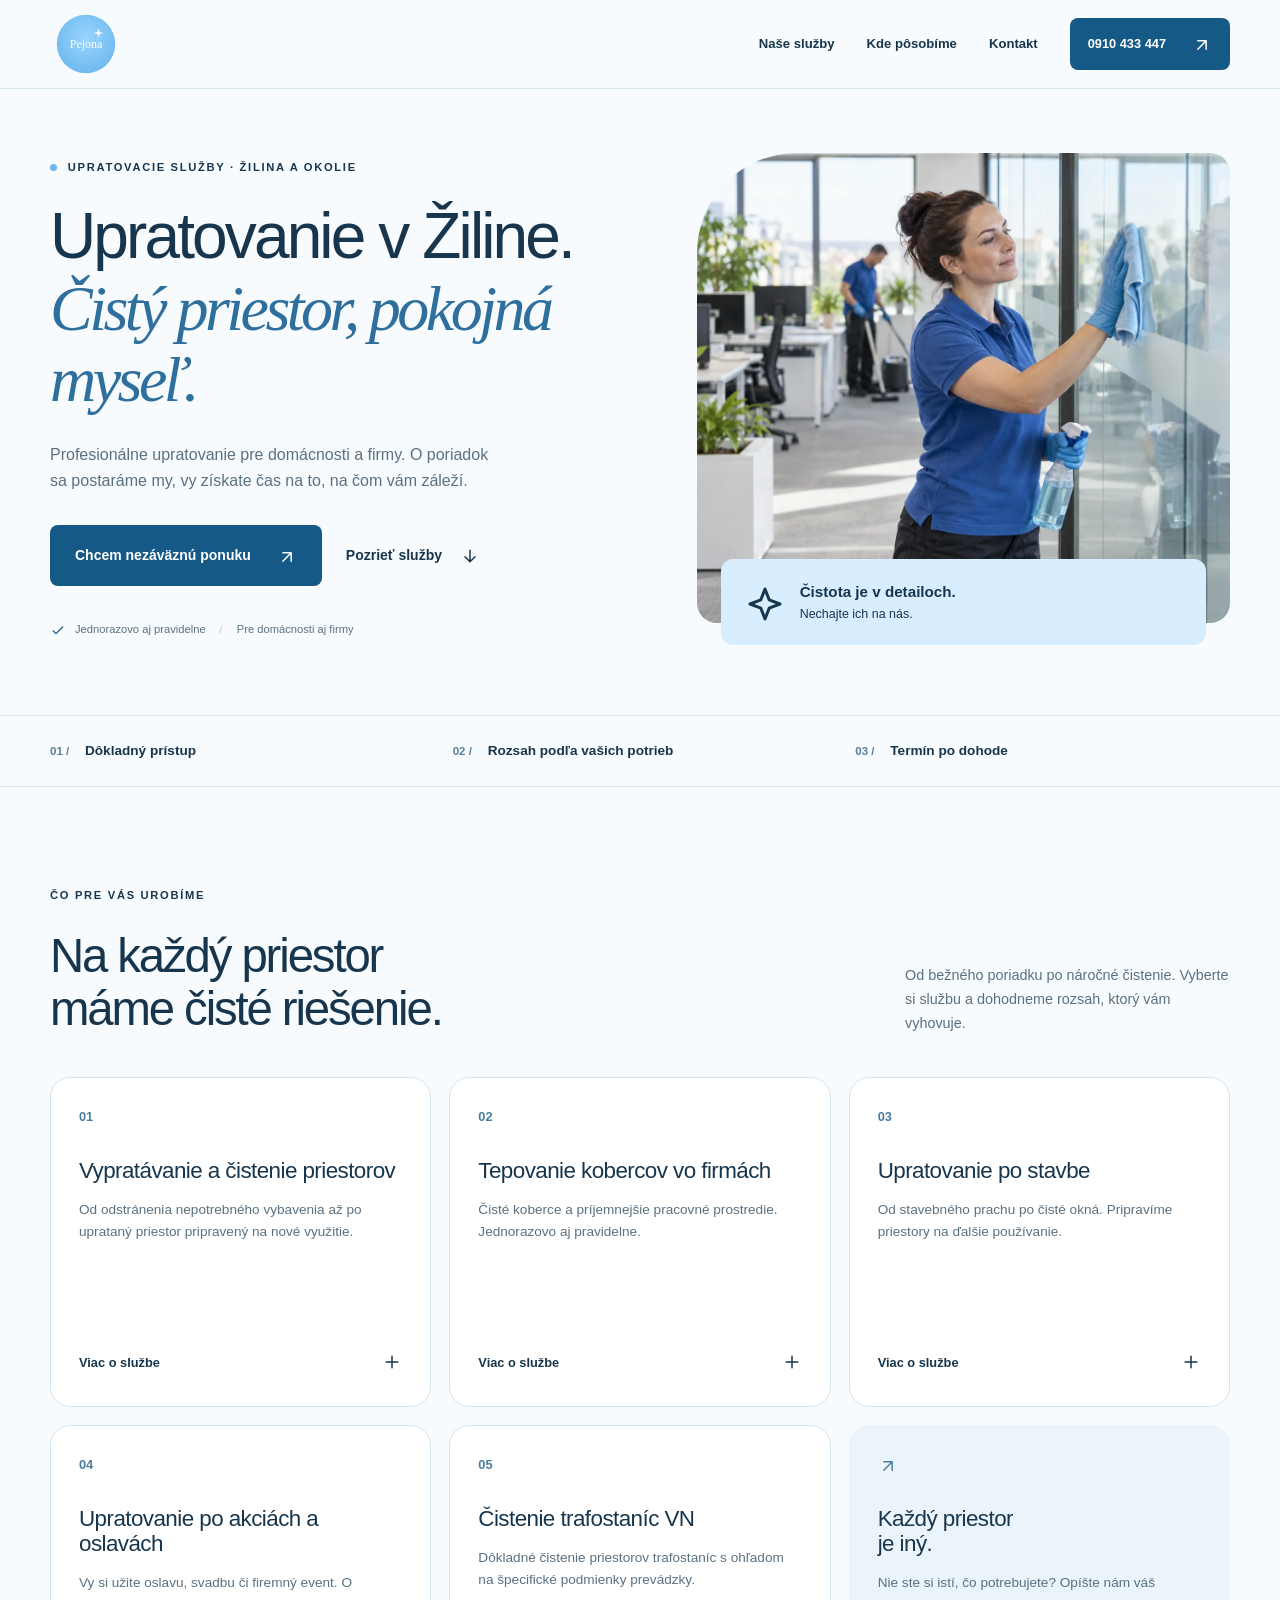
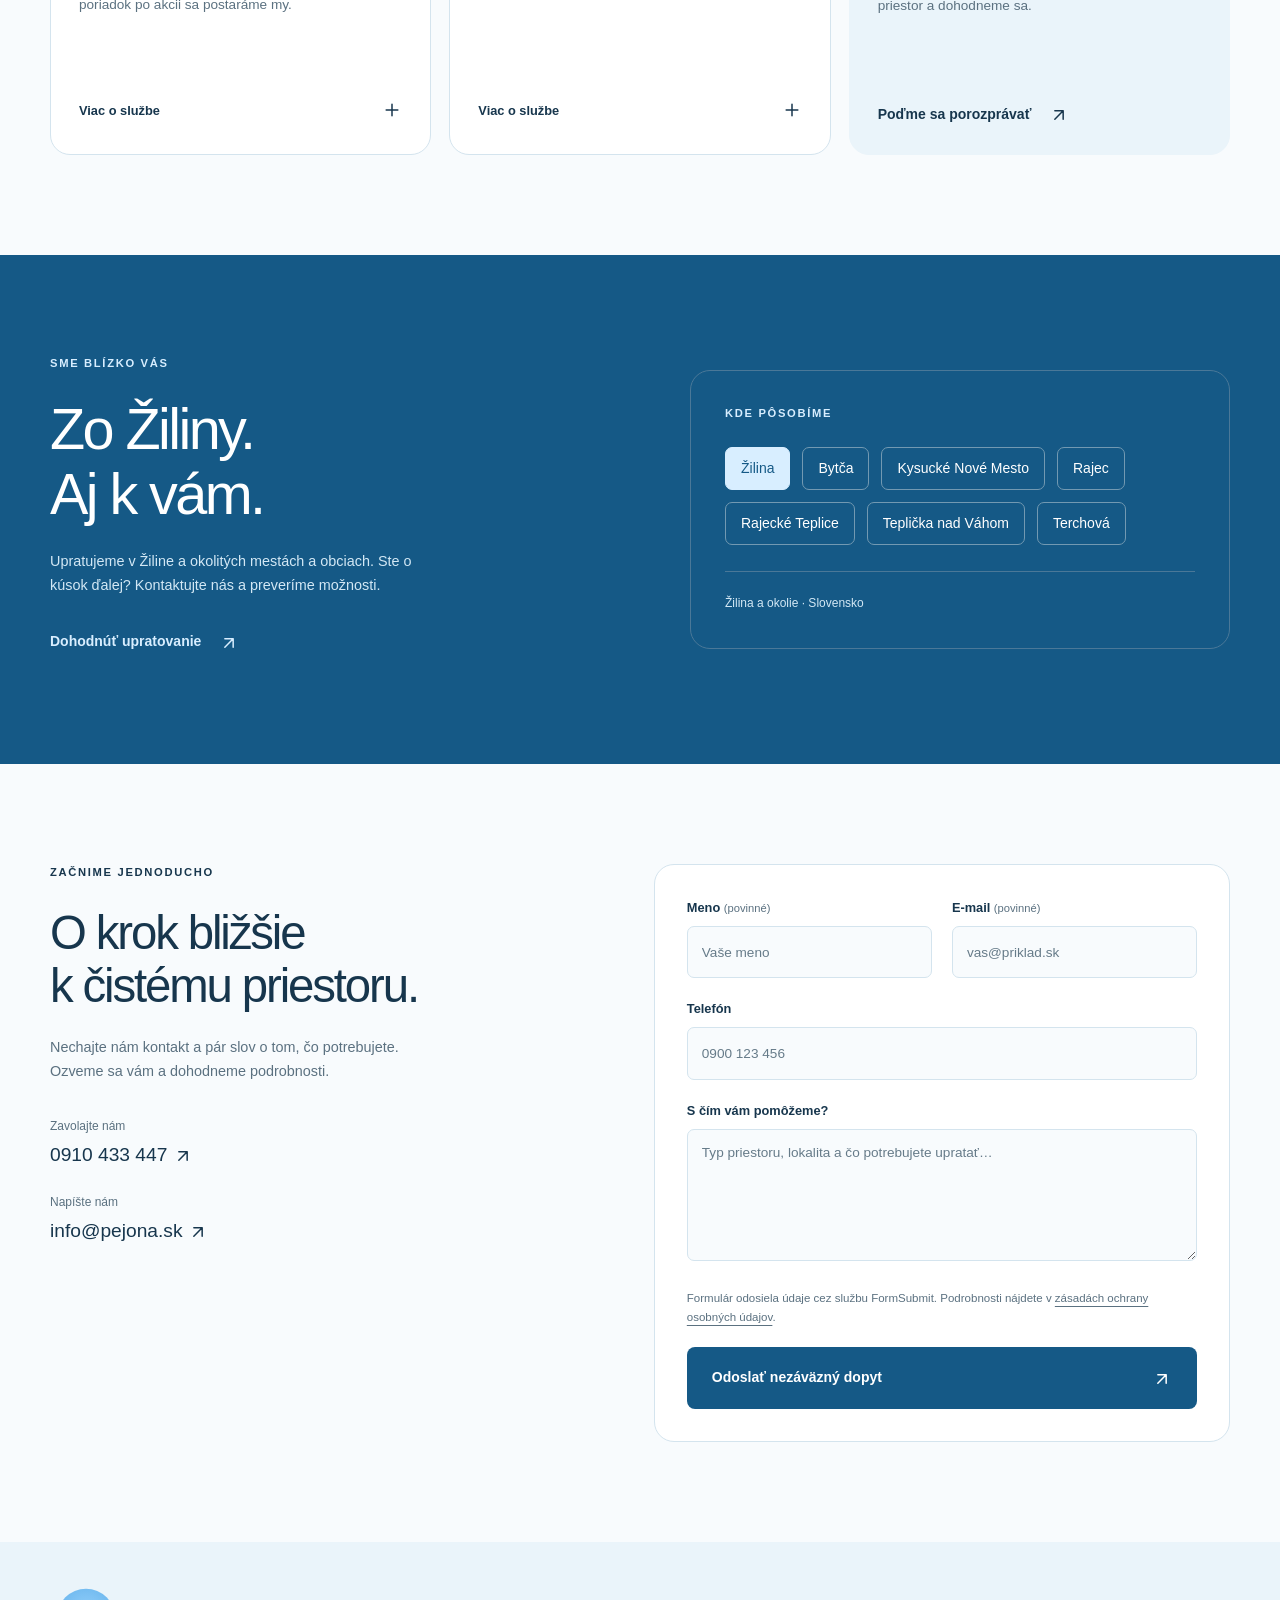
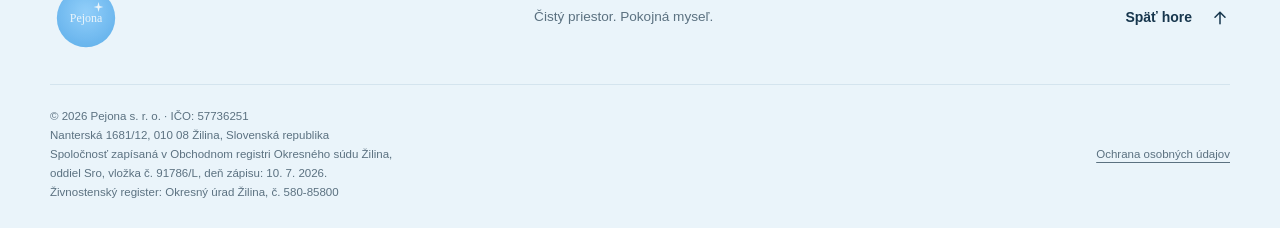
<file: index.html>
<!DOCTYPE html>
<html lang="sk">
<head>
  <meta charset="UTF-8">
  <meta name="viewport" content="width=device-width, initial-scale=1.0">
  <title>Upratovanie Žilina a okolie | Pejona</title>
  <link rel="canonical" href="https://www.pejona.sk/">
  <meta property="og:type" content="website">
  <meta property="og:locale" content="sk_SK">
  <meta property="og:site_name" content="Pejona">
  <meta property="og:title" content="Upratovanie Žilina a okolie | Pejona">
  <meta property="og:description" content="Upratovanie domácností a firiem v Žiline a okolí. Jednorazovo aj pravidelne, tepovanie kobercov a upratovanie po stavbe. Dohodnite si nezáväznú ponuku.">
  <meta property="og:url" content="https://www.pejona.sk/">
  <meta property="og:image" content="https://www.pejona.sk/assets/hero-team-office.webp">
  <meta property="og:image:alt" content="Upratovanie kancelárskych priestorov – Pejona, Žilina">
  <meta name="twitter:card" content="summary_large_image">
  <meta name="description" content="Pejona – profesionálne upratovacie služby pre domácnosti a firmy v Žiline a okolí. Spoľahlivo, kvalitne, férová cena. Získajte nezáväznú ponuku ešte dnes." />
  <meta name="theme-color" content="#155986">
  <link rel="icon" type="image/png" href="assets/logos/pejona.png">
  <link rel="preload" as="image" href="assets/hero-woman-office.webp" type="image/webp">
  <link rel="stylesheet" href="styles.css">
  <script src="script.js" defer></script>
  <script type="application/ld+json">
  {
    "@context": "https://schema.org",
    "@graph": [{
    "@type": "LocalBusiness",
    "@id": "https://www.pejona.sk/#business",
    "url": "https://www.pejona.sk/",
    "logo": "https://www.pejona.sk/assets/logos/pejona.png",
    "description": "Upratovacie služby pre domácnosti a firmy v Žiline a okolí, jednorazovo aj pravidelne.",
    "name": "Pejona s. r. o.",
    "image": "https://www.pejona.sk/assets/hero-cleaning-blue.webp",
    "telephone": "+421-910-433-447",
    "email": "info@pejona.sk",
    "address": {
      "@type": "PostalAddress",
      "streetAddress": "Nanterská 1681/12",
      "addressLocality": "Žilina",
      "addressRegion": "Žilinský kraj",
      "postalCode": "010 08",
      "addressCountry": "SK"
    },
    "areaServed": [
      "Žilina",
      "Bytča",
      "Kysucké Nové Mesto",
      "Rajec",
      "Rajecké Teplice",
      "Teplička nad Váhom",
      "Terchová"
    ],
    "priceRange": "€€"
    }, {
      "@type": "WebSite",
      "@id": "https://www.pejona.sk/#website",
      "url": "https://www.pejona.sk/",
      "name": "Pejona",
      "inLanguage": "sk",
      "publisher": { "@id": "https://www.pejona.sk/#business" }
    }, {
      "@type": "WebPage",
      "@id": "https://www.pejona.sk/#webpage",
      "url": "https://www.pejona.sk/",
      "name": "Upratovanie Žilina a okolie | Pejona",
      "inLanguage": "sk",
      "isPartOf": { "@id": "https://www.pejona.sk/#website" },
      "about": { "@id": "https://www.pejona.sk/#business" }
    }]
  }
  </script>
</head>
<body>
  <a class="skip-link" href="#main">Preskočiť na obsah</a>
  <header class="site-header">
    <div class="container header-inner">
      <a class="logo" href="#home" aria-label="Pejona – domov"><img src="assets/logos/pejona.svg" alt="" width="72" height="72"></a>
      <button class="menu-toggle" type="button" aria-controls="navigation" aria-expanded="false" hidden>Menu <span aria-hidden="true"><svg class="icon icon-menu" viewBox="0 0 24 24" aria-hidden="true" focusable="false"><path d="M4 6h16M4 12h16M4 18h16"/></svg><svg class="icon icon-close" viewBox="0 0 24 24" aria-hidden="true" focusable="false"><path d="m6 6 12 12M6 18 18 6"/></svg></span></button>
      <nav id="navigation" class="nav" aria-label="Hlavná navigácia">
        <a href="#services">Naše služby</a><a href="#locations">Kde pôsobíme</a><a href="#mini-contact">Kontakt</a>
        <a class="btn btn-small" href="tel:+421910433447">0910 433 447 <span aria-hidden="true"><svg class="icon" viewBox="0 0 24 24" aria-hidden="true" focusable="false"><path d="M7 17 17 7M7 7h10v10"/></svg></span></a>
      </nav>
    </div>
  </header>
  <main id="main">
    <section id="home" class="hero">
      <div class="container hero-grid">
        <div class="hero-content">
          <p class="eyebrow"><span class="status-dot" aria-hidden="true"></span> UPRATOVACIE SLUŽBY · ŽILINA A OKOLIE</p>
          <h1>Upratovanie v Žiline.<br><em>Čistý priestor, pokojná myseľ.</em></h1>
          <p class="hero-description">Profesionálne upratovanie pre domácnosti a firmy. O poriadok sa postaráme my, vy získate čas na to, na čom vám záleží.</p>
          <div class="hero-cta"><a class="btn" href="#mini-contact">Chcem nezáväznú ponuku <span aria-hidden="true"><svg class="icon" viewBox="0 0 24 24" aria-hidden="true" focusable="false"><path d="M7 17 17 7M7 7h10v10"/></svg></span></a><a class="text-link" href="#services">Pozrieť služby <span aria-hidden="true"><svg class="icon" viewBox="0 0 24 24" aria-hidden="true" focusable="false"><path d="M12 5v14m-6-6 6 6 6-6"/></svg></span></a></div>
          <div class="hero-note"><span aria-hidden="true"><svg class="icon" viewBox="0 0 24 24" aria-hidden="true" focusable="false"><path d="m5 12 4 4L19 6"/></svg></span> Jednorazovo aj pravidelne <span class="note-divider" aria-hidden="true">/</span> Pre domácnosti aj firmy</div>
        </div>
        <div class="hero-visual" role="region" aria-roledescription="prezentácia" aria-label="Upratovanie v rôznych priestoroch">
          <div class="hero-slides">
            <img class="hero-slide is-active" src="assets/hero-woman-office.webp" alt="Žena čistí sklenenú priečku v modernej kancelárii" width="1254" height="1254" fetchpriority="high" aria-hidden="false">
            <img class="hero-slide" src="assets/hero-team-office.webp" alt="Muž a žena upratujú zasadaciu miestnosť" width="1254" height="1254" loading="lazy" aria-hidden="true">
            <img class="hero-slide" src="assets/hero-team-industrial.webp" alt="Žena a muž čistia podlahu a pracovný stôl v dielni" width="1254" height="1254" loading="lazy" aria-hidden="true">
          </div>
          <div class="photo-caption"><span class="caption-symbol" aria-hidden="true"><svg class="icon" viewBox="0 0 24 24" aria-hidden="true" focusable="false"><path d="m12 3 2.5 6.5L21 12l-6.5 2.5L12 21l-2.5-6.5L3 12l6.5-2.5Z"/></svg></span><div><strong>Čistota je v detailoch.</strong><span>Nechajte ich na nás.</span></div></div>
        </div>
      </div>
    </section>
    <div class="benefits"><div class="container benefits-grid"><p><span aria-hidden="true">01 /</span> Dôkladný prístup</p><p><span aria-hidden="true">02 /</span> Rozsah podľa vašich potrieb</p><p><span aria-hidden="true">03 /</span> Termín po dohode</p></div></div>
    <section id="services" class="section services"><div class="container">
      <div class="section-heading"><div><p class="eyebrow">ČO PRE VÁS UROBÍME</p><h2>Na každý priestor<br>máme čisté riešenie.</h2></div><p>Od bežného poriadku po náročné čistenie. Vyberte si službu a dohodneme rozsah, ktorý vám vyhovuje.</p></div>
      <div class="service-grid"><article class="service-card"><span class="service-number">01</span><h3>Vypratávanie a čistenie priestorov</h3><p>Od odstránenia nepotrebného vybavenia až po uprataný priestor pripravený na nové využitie.</p><details><summary>Viac o službe <svg class="icon icon-expand" viewBox="0 0 24 24" aria-hidden="true" focusable="false"><path d="M12 5v14M5 12h14"/></svg></summary><p>Zabezpečujeme vypratávanie bytov, domov, kancelárií, pivníc, skladov a ďalších priestorov. Odstránime nepotrebný nábytok, vybavenie, veci a bežný odpad podľa dohody. Po vyprataní priestor dôkladne upraceme a pripravíme na ďalšie využitie, prenájom, predaj alebo rekonštrukciu. Postaráme sa o celý proces od vypratania až po čistý a uprataný priestor.</p></details></article><article class="service-card"><span class="service-number">02</span><h3>Tepovanie kobercov vo firmách</h3><p>Čisté koberce a príjemnejšie pracovné prostredie. Jednorazovo aj pravidelne.</p><details><summary>Viac o službe <svg class="icon icon-expand" viewBox="0 0 24 24" aria-hidden="true" focusable="false"><path d="M12 5v14M5 12h14"/></svg></summary><p>Postaráme sa o profesionálne vyčistenie kobercov vo vašich kanceláriách a firemných priestoroch. Tepovaním odstránime nahromadený prach, nečistoty a bežné škvrny, ktoré sa pri každodennom používaní postupne dostávajú hlboko do koberca. Čistý koberec nielen lepšie vyzerá, ale prispieva aj k príjemnejšiemu a upravenejšiemu pracovnému prostrediu. Tepovanie zabezpečujeme <b>jednorazovo aj pravidelne</b> podľa veľkosti a potrieb vašich priestorov.</p></details></article><article class="service-card"><span class="service-number">03</span><h3>Upratovanie po stavbe</h3><p>Od stavebného prachu po čisté okná. Pripravíme priestory na ďalšie používanie.</p><details><summary>Viac o službe <svg class="icon icon-expand" viewBox="0 0 24 24" aria-hidden="true" focusable="false"><path d="M12 5v14M5 12h14"/></svg></summary><p>Po stavebných a rekonštrukčných prácach zostáva v priestoroch množstvo prachu, nečistôt a zvyškov po montáži. Postaráme sa o ich dôkladné vyčistenie a upratanie. Čistíme podlahy, okná, rámy, dvere, parapety a ďalšie dostupné povrchy podľa rozsahu prác. Priestor pripravíme tak, aby bol čistý, uprataný a pripravený na ďalšie používanie. Upratovanie realizujeme v domácnostiach, kanceláriách, prevádzkach aj ďalších priestoroch po stavbe alebo rekonštrukcii.</p></details></article><article class="service-card"><span class="service-number">04</span><h3>Upratovanie po akciách a oslavách</h3><p>Vy si užite oslavu, svadbu či firemný event. O poriadok po akcii sa postaráme my.</p><details><summary>Viac o službe <svg class="icon icon-expand" viewBox="0 0 24 24" aria-hidden="true" focusable="false"><path d="M12 5v14M5 12h14"/></svg></summary><p>Po skončení oslavy, svadby alebo firemného eventu sa postaráme o kompletné upratanie priestorov. Odstránime odpadky, vyčistíme stoly a dostupné povrchy, upraceme podlahy a postaráme sa o ďalšie bežné nečistoty vzniknuté počas akcie. Či už ide o menšiu rodinnú oslavu, svadbu alebo väčší firemný event, priestor po akcii zanecháme čistý a uprataný. Vy si užite akciu, o upratovanie sa postaráme my.</p></details></article><article class="service-card"><span class="service-number">05</span><h3>Čistenie trafostaníc VN</h3><p>Dôkladné čistenie priestorov trafostaníc s ohľadom na špecifické podmienky prevádzky.</p><details><summary>Viac o službe <svg class="icon icon-expand" viewBox="0 0 24 24" aria-hidden="true" focusable="false"><path d="M12 5v14M5 12h14"/></svg></summary><p>Zabezpečujeme dôkladné čistenie priestorov trafostaníc vysokého napätia (VN). Odstraňujeme prach, nečistoty a usadeniny z podláh, dostupných povrchov a ďalších častí priestorov trafostaníc. Pri práci dbáme na bezpečnosť, dôkladnosť a rešpektovanie špecifických podmienok prevádzky elektrických zariadení. Čistenie realizujeme jednorazovo alebo pravidelne podľa požiadaviek a prevádzkových potrieb zákazníka.</p></details></article><article class="service-card service-cta"><span class="service-number" aria-hidden="true"><svg class="icon" viewBox="0 0 24 24" aria-hidden="true" focusable="false"><path d="M7 17 17 7M7 7h10v10"/></svg></span><h3>Každý priestor<br>je iný.</h3><p>Nie ste si istí, čo potrebujete? Opíšte nám váš priestor a dohodneme sa.</p><a class="text-link" href="#mini-contact">Poďme sa porozprávať <span aria-hidden="true"><svg class="icon" viewBox="0 0 24 24" aria-hidden="true" focusable="false"><path d="M7 17 17 7M7 7h10v10"/></svg></span></a></article></div>
    </div></section>
    <section id="locations" class="section locations"><div class="container locations-grid"><div><p class="eyebrow">SME BLÍZKO VÁS</p><h2>Zo Žiliny.<br>Aj k vám.</h2><p>Upratujeme v Žiline a okolitých mestách a obciach. Ste o kúsok ďalej? Kontaktujte nás a preveríme možnosti.</p><a class="text-link" href="tel:+421910433447">Dohodnúť upratovanie <span aria-hidden="true"><svg class="icon" viewBox="0 0 24 24" aria-hidden="true" focusable="false"><path d="M7 17 17 7M7 7h10v10"/></svg></span></a></div><div class="locations-panel"><p class="eyebrow">KDE PÔSOBÍME</p><ul class="location-list"><li>Žilina</li><li>Bytča</li><li>Kysucké Nové Mesto</li><li>Rajec</li><li>Rajecké Teplice</li><li>Teplička nad Váhom</li><li>Terchová</li></ul><p class="location-footnote">Žilina a okolie · Slovensko</p></div></div></section>
    <section id="mini-contact" class="section contact"><div class="container contact-grid"><div class="contact-intro"><p class="eyebrow">ZAČNIME JEDNODUCHO</p><h2>O krok bližšie<br>k čistému priestoru.</h2><p>Nechajte nám kontakt a pár slov o tom, čo potrebujete. Ozveme sa vám a dohodneme podrobnosti.</p><div class="contact-links"><a href="tel:+421910433447"><span>Zavolajte nám</span>0910 433 447 <svg class="icon" viewBox="0 0 24 24" aria-hidden="true" focusable="false"><path d="M7 17 17 7M7 7h10v10"/></svg></a><a href="mailto:info@pejona.sk"><span>Napíšte nám</span>info@pejona.sk <svg class="icon" viewBox="0 0 24 24" aria-hidden="true" focusable="false"><path d="M7 17 17 7M7 7h10v10"/></svg></a></div></div>
      <div><form class="contact-form" action="https://formsubmit.co/info@pejona.sk" method="POST">
        <input type="hidden" name="_subject" value="Nová objednávka z webu Pejona"><input type="hidden" name="_template" value="table"><input type="hidden" name="_captcha" value="false"><input type="hidden" name="_next" value="https://www.pejona.sk/?sent=1#mini-contact">
        <div class="form-grid"><div class="field"><label for="mc-name">Meno <span>(povinné)</span></label><input id="mc-name" name="name" autocomplete="name" placeholder="Vaše meno" required></div><div class="field"><label for="mc-email">E-mail <span>(povinné)</span></label><input id="mc-email" name="email" type="email" autocomplete="email" placeholder="vas@priklad.sk" required></div><div class="field field-full"><label for="mc-phone">Telefón</label><input id="mc-phone" name="phone" type="tel" autocomplete="tel" placeholder="0900 123 456"></div><div class="field field-full"><label for="mc-note">S čím vám pomôžeme?</label><textarea id="mc-note" name="note" rows="4" placeholder="Typ priestoru, lokalita a čo potrebujete upratať…"></textarea></div></div>
        <p class="form-privacy">Formulár odosiela údaje cez službu FormSubmit. Podrobnosti nájdete v <a href="gdpr.html#formsubmit">zásadách ochrany osobných údajov</a>.</p><button type="submit" class="btn">Odoslať nezáväzný dopyt <span aria-hidden="true"><svg class="icon" viewBox="0 0 24 24" aria-hidden="true" focusable="false"><path d="M7 17 17 7M7 7h10v10"/></svg></span></button>
      </form><p id="mc-success" class="form-success" role="status" hidden>Ďakujeme, vaša požiadavka bola odoslaná. Ozveme sa čoskoro.</p></div>
    </div></section>
    <dialog class="contact-dialog" id="contact-result" aria-labelledby="contact-result-title" aria-describedby="contact-result-message">
      <h2 id="contact-result-title"></h2>
      <p id="contact-result-message"></p>
      <p class="contact-dialog-help" hidden>Môžete nám tiež napísať na <a href="mailto:info@pejona.sk">info@pejona.sk</a> alebo zavolať na <a href="tel:+421910433447">0910 433 447</a>.</p>
      <form method="dialog"><button class="btn" autofocus>Zavrieť</button></form>
    </dialog>
  </main>
  <footer class="footer"><div class="container"><div class="footer-top"><a class="logo" href="#home" aria-label="Pejona – späť hore"><img src="assets/logos/pejona.svg" alt="" width="72" height="72" loading="lazy"></a><p>Čistý priestor. Pokojná myseľ.</p><a href="#home" class="text-link">Späť hore <svg class="icon" viewBox="0 0 24 24" aria-hidden="true" focusable="false"><path d="M12 19V5m-6 6 6-6 6 6"/></svg></a></div><div class="footer-bottom"><p>© 2026 Pejona s. r. o. · IČO: 57736251<br>Nanterská 1681/12, 010 08 Žilina, Slovenská republika<br>Spoločnosť zapísaná v Obchodnom registri Okresného súdu Žilina,<br>oddiel Sro, vložka č. 91786/L, deň zápisu: 10. 7. 2026.<br>Živnostenský register: Okresný úrad Žilina, č. 580-85800</p><a href="gdpr.html">Ochrana osobných údajov</a></div></div></footer>
</body>
</html>
</file>
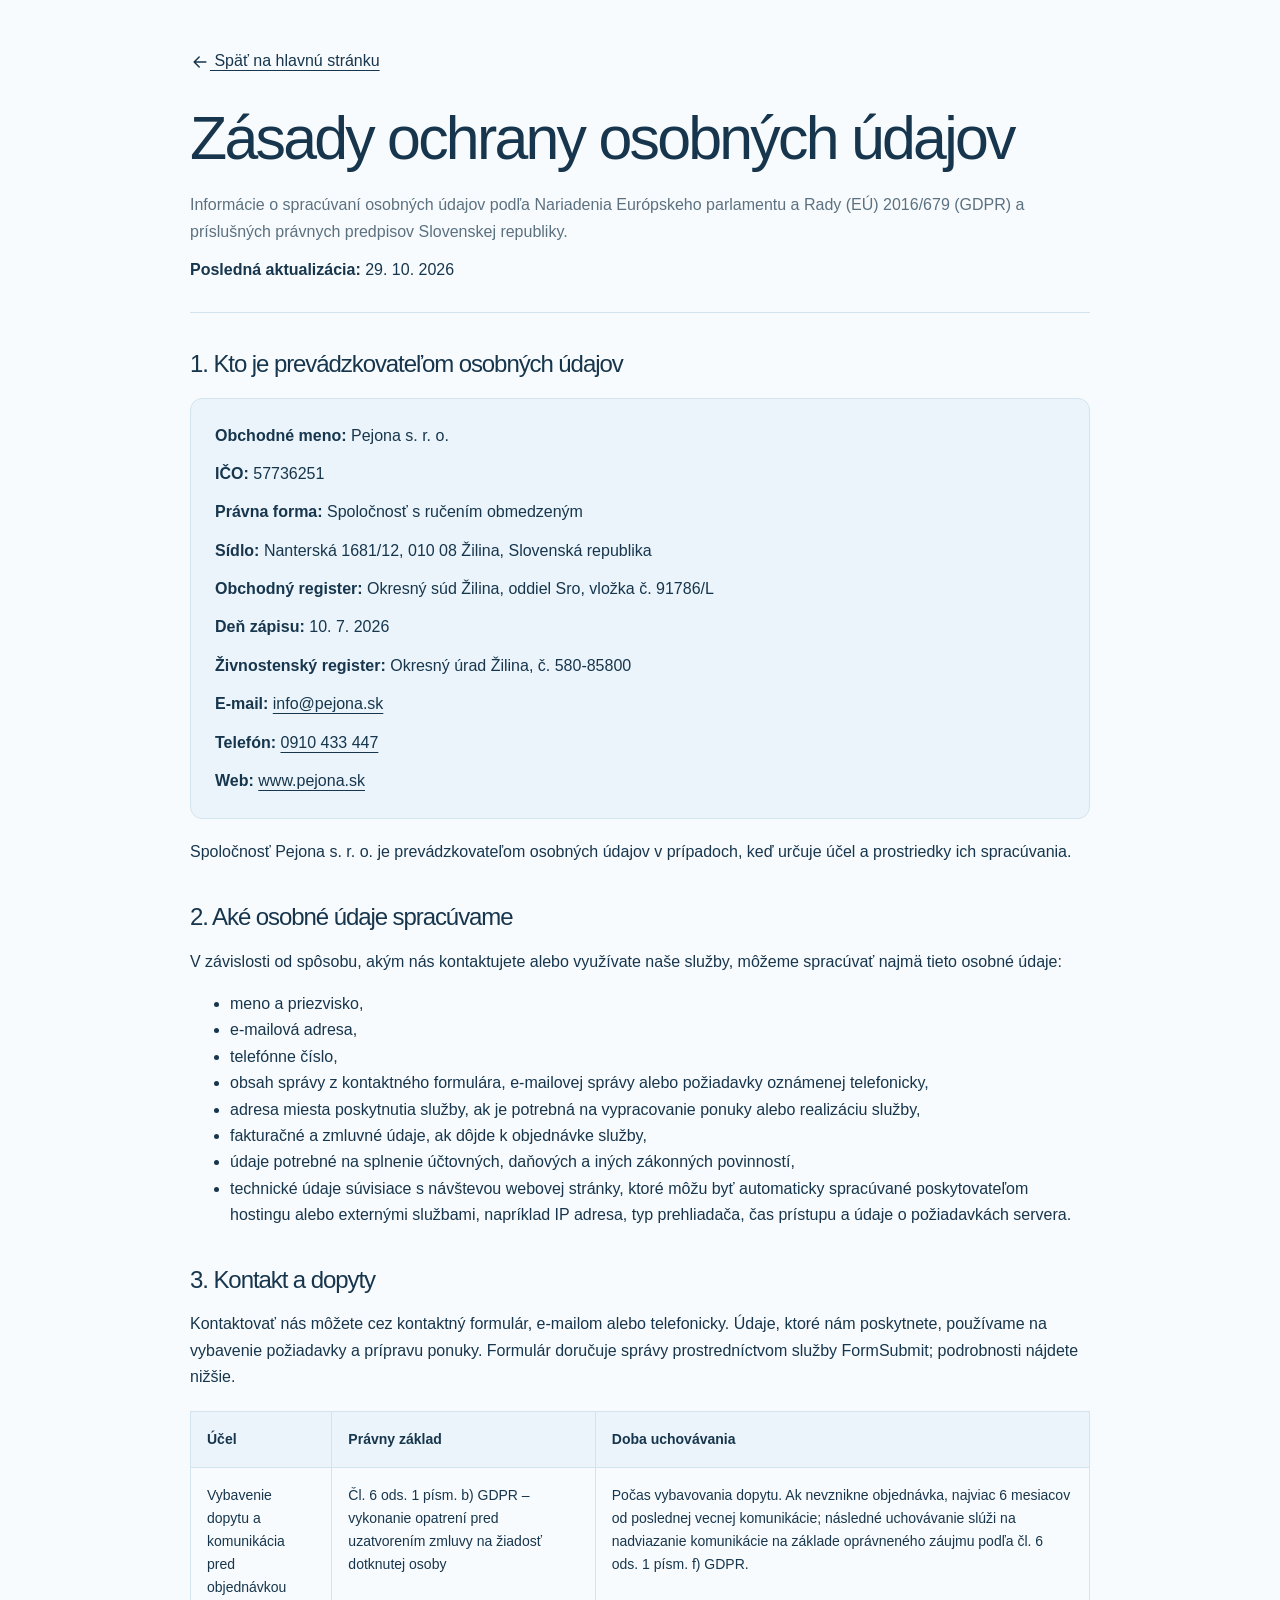
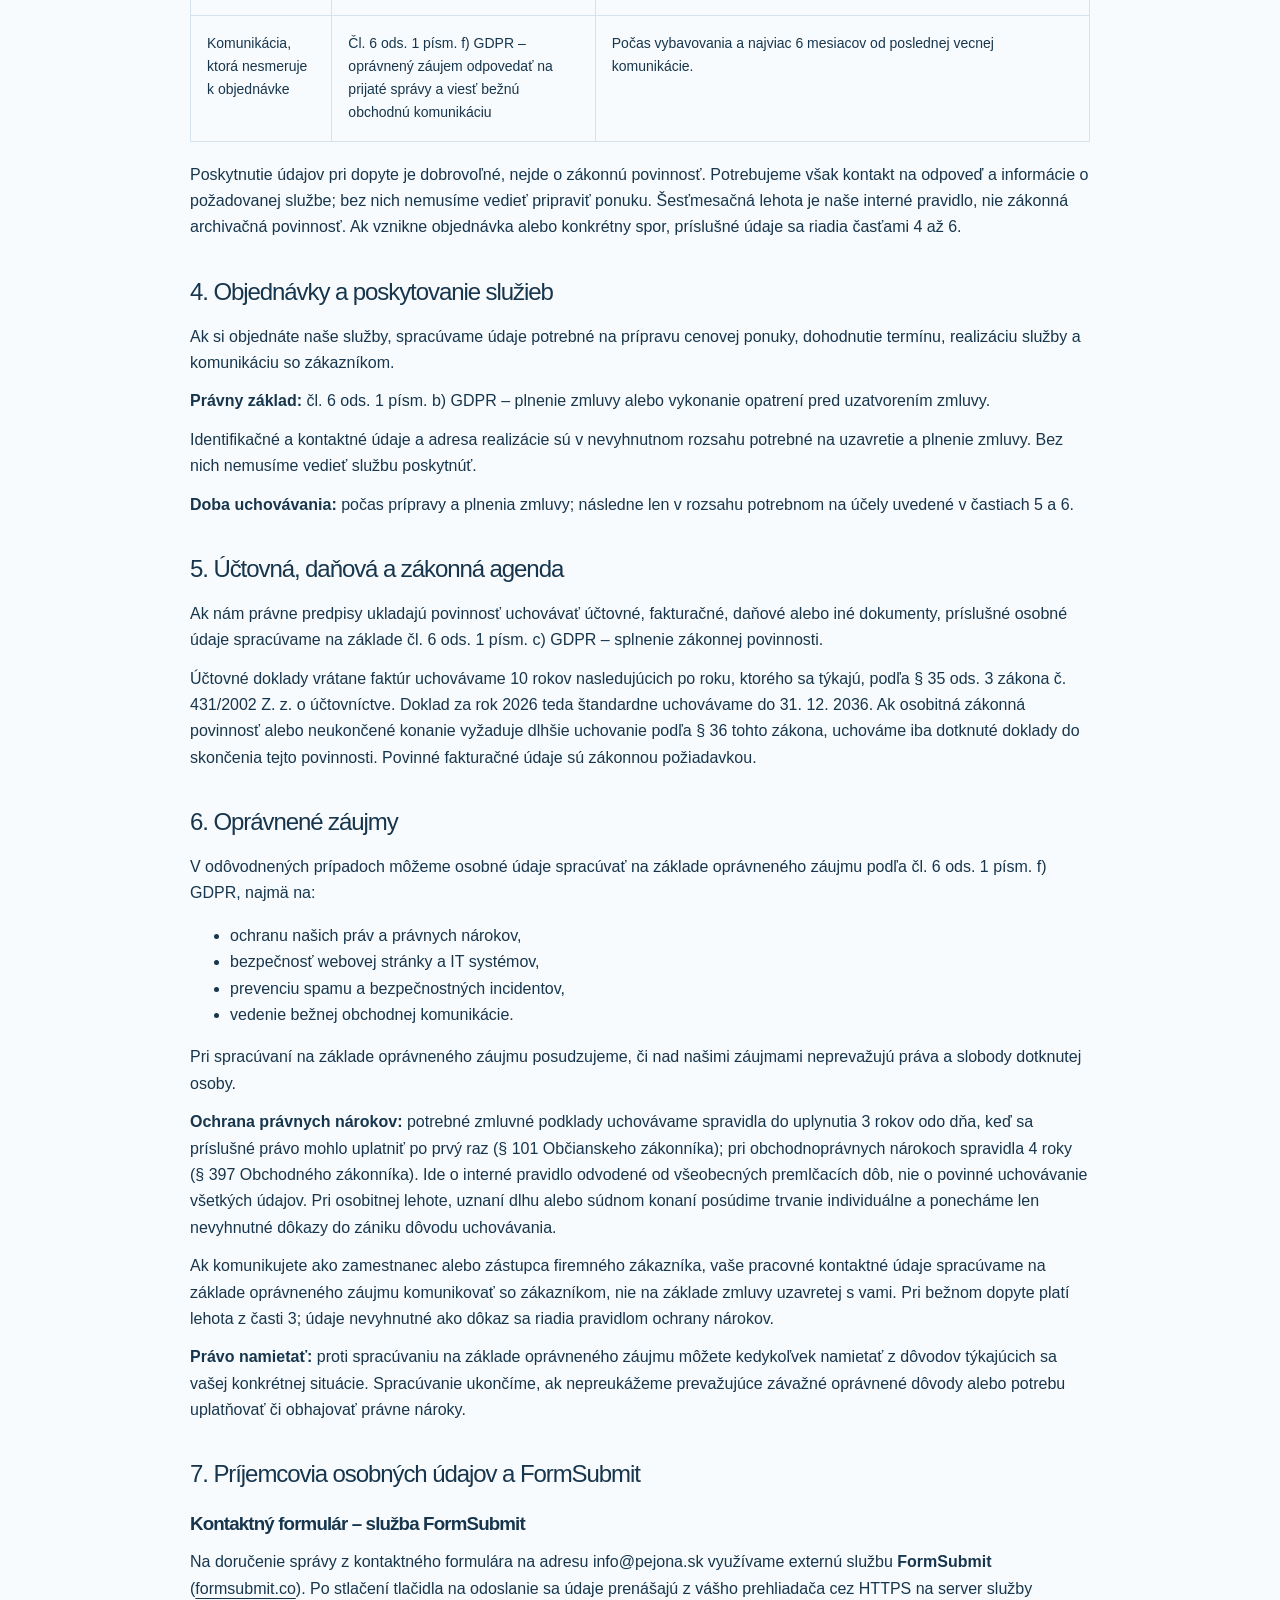
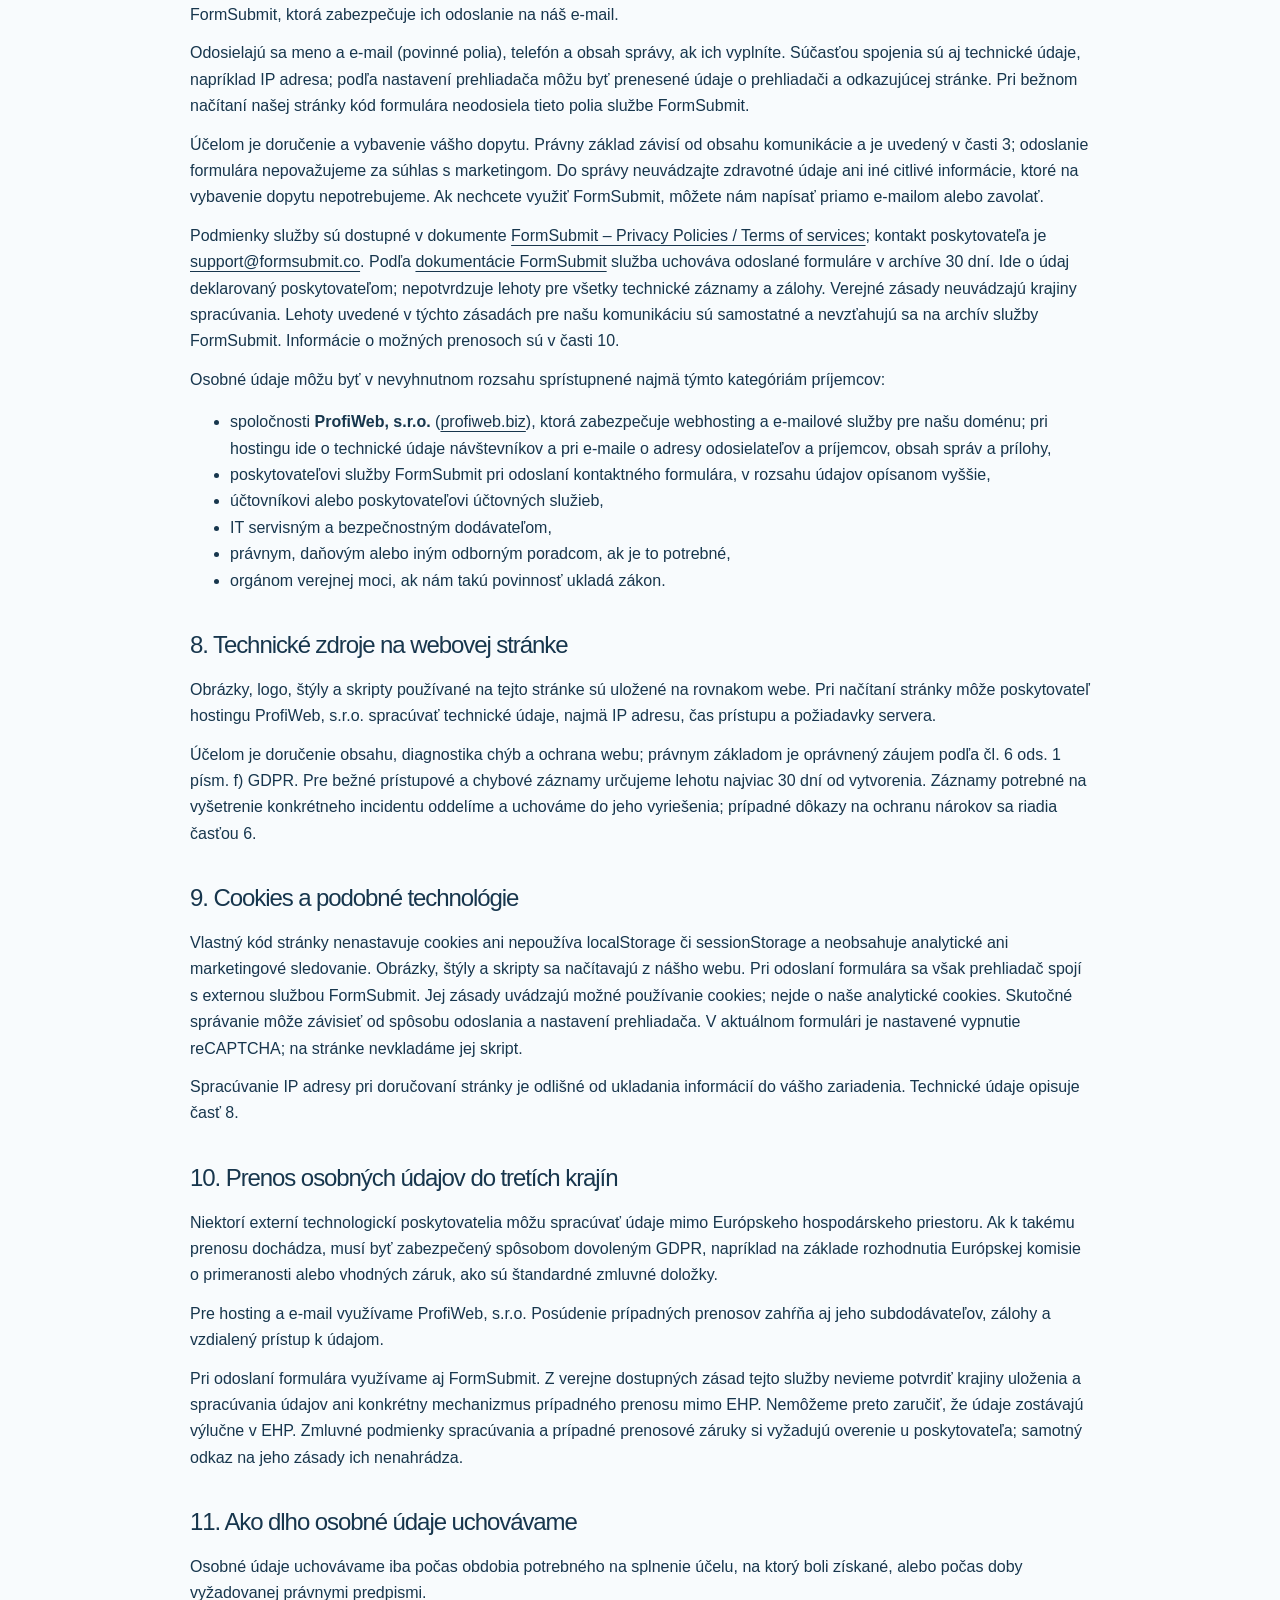
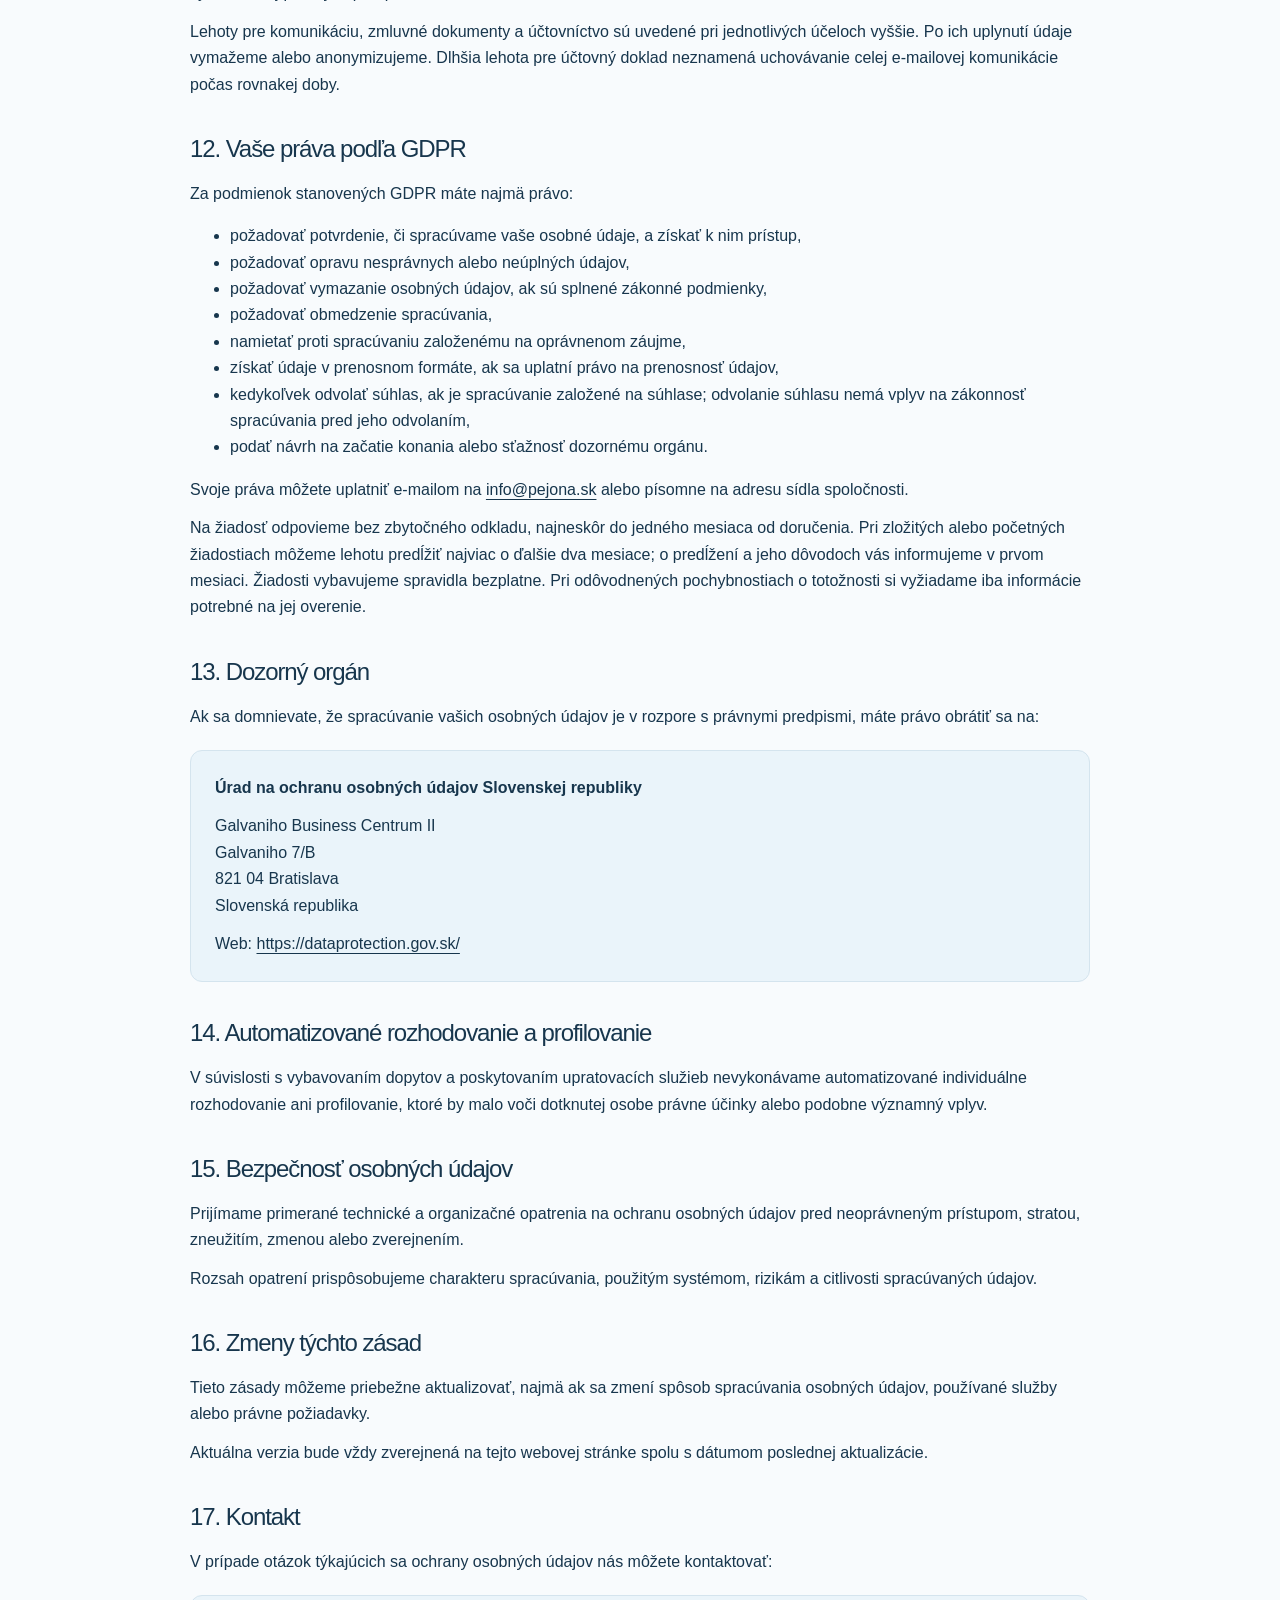
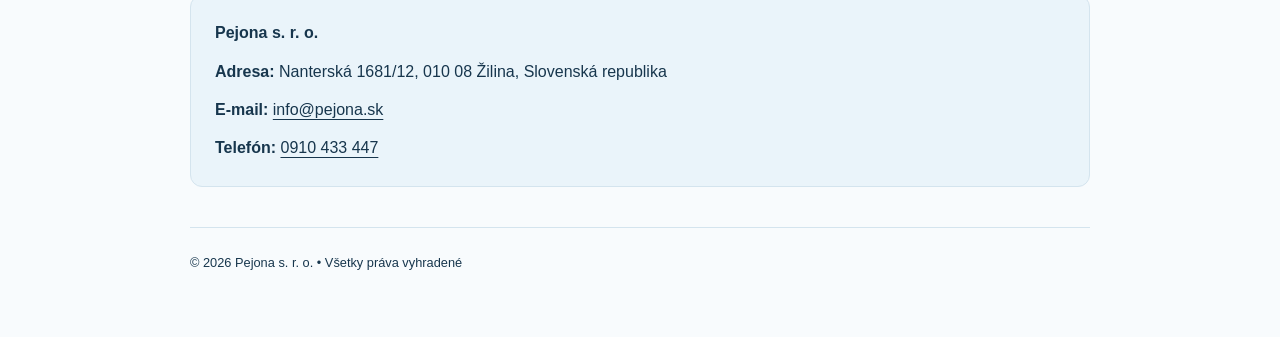
<file: gdpr.html>
<!DOCTYPE html>
<html lang="sk">
<head>
  <meta charset="UTF-8" />
  <meta name="viewport" content="width=device-width, initial-scale=1.0" />
  <meta name="robots" content="index,follow" />
  <title>Ochrana osobných údajov | Pejona s. r. o.</title>
  <link rel="canonical" href="https://www.pejona.sk/gdpr.html">
  <meta property="og:type" content="website">
  <meta property="og:locale" content="sk_SK">
  <meta property="og:site_name" content="Pejona">
  <meta property="og:title" content="Ochrana osobných údajov | Pejona s. r. o.">
  <meta property="og:description" content="Zásady ochrany osobných údajov spoločnosti Pejona s. r. o. podľa GDPR.">
  <meta property="og:url" content="https://www.pejona.sk/gdpr.html">
  <meta property="og:image" content="https://www.pejona.sk/assets/hero-team-office.webp">
  <meta property="og:image:alt" content="Pejona – upratovacie služby v Žiline">
  <meta name="twitter:card" content="summary_large_image">
  <meta name="description" content="Zásady ochrany osobných údajov spoločnosti Pejona s. r. o. podľa GDPR." />
  <link rel="icon" type="image/png" href="assets/logos/pejona.png">
  <link rel="stylesheet" href="styles.css">
</head>
<body class="legal-page">
  <main class="wrap">
    <a class="back" href="index.html"><svg class="icon" viewBox="0 0 24 24" aria-hidden="true" focusable="false"><path d="M19 12H5m6-6-6 6 6 6"/></svg> Späť na hlavnú stránku</a>

    <header class="top">
      <h1>Zásady ochrany osobných údajov</h1>
      <p class="muted">Informácie o spracúvaní osobných údajov podľa Nariadenia Európskeho parlamentu a Rady (EÚ) 2016/679 (GDPR) a príslušných právnych predpisov Slovenskej republiky.</p>
      <p><strong>Posledná aktualizácia:</strong> 29. 10. 2026</p>
    </header>

    <section>
      <h2>1. Kto je prevádzkovateľom osobných údajov</h2>

      <div class="card">
        <p><strong>Obchodné meno:</strong> Pejona s. r. o.</p>
        <p><strong>IČO:</strong> 57736251</p>
        <p><strong>Právna forma:</strong> Spoločnosť s ručením obmedzeným</p>
        <p><strong>Sídlo:</strong> Nanterská 1681/12, 010 08 Žilina, Slovenská republika</p>
        <p><strong>Obchodný register:</strong> Okresný súd Žilina, oddiel Sro, vložka č. 91786/L</p>
        <p><strong>Deň zápisu:</strong> 10. 7. 2026</p>
        <p><strong>Živnostenský register:</strong> Okresný úrad Žilina, č. 580-85800</p>
        <p><strong>E-mail:</strong> <a href="mailto:info@pejona.sk">info@pejona.sk</a></p>
        <p><strong>Telefón:</strong> <a href="tel:+421910433447">0910 433 447</a></p>
        <p><strong>Web:</strong> <a href="https://www.pejona.sk">www.pejona.sk</a></p>
      </div>

      <p>Spoločnosť Pejona s. r. o. je prevádzkovateľom osobných údajov v prípadoch, keď určuje účel a prostriedky ich spracúvania.</p>
    </section>

    <section>
      <h2>2. Aké osobné údaje spracúvame</h2>
      <p>V závislosti od spôsobu, akým nás kontaktujete alebo využívate naše služby, môžeme spracúvať najmä tieto osobné údaje:</p>
      <ul>
        <li>meno a priezvisko,</li>
        <li>e-mailová adresa,</li>
        <li>telefónne číslo,</li>
        <li>obsah správy z kontaktného formulára, e-mailovej správy alebo požiadavky oznámenej telefonicky,</li>
        <li>adresa miesta poskytnutia služby, ak je potrebná na vypracovanie ponuky alebo realizáciu služby,</li>
        <li>fakturačné a zmluvné údaje, ak dôjde k objednávke služby,</li>
        <li>údaje potrebné na splnenie účtovných, daňových a iných zákonných povinností,</li>
        <li>technické údaje súvisiace s návštevou webovej stránky, ktoré môžu byť automaticky spracúvané poskytovateľom hostingu alebo externými službami, napríklad IP adresa, typ prehliadača, čas prístupu a údaje o požiadavkách servera.</li>
      </ul>
    </section>

    <section>
      <h2>3. Kontakt a dopyty</h2>
      <p>Kontaktovať nás môžete cez kontaktný formulár, e-mailom alebo telefonicky. Údaje, ktoré nám poskytnete, používame na vybavenie požiadavky a prípravu ponuky. Formulár doručuje správy prostredníctvom služby FormSubmit; podrobnosti nájdete nižšie.</p>

      <div class="table-scroll" role="region" aria-label="Účely spracúvania údajov" tabindex="0"><table>
        <thead>
          <tr>
            <th>Účel</th>
            <th>Právny základ</th>
            <th>Doba uchovávania</th>
          </tr>
        </thead>
        <tbody>
          <tr>
            <td>Vybavenie dopytu a komunikácia pred objednávkou</td>
            <td>Čl. 6 ods. 1 písm. b) GDPR – vykonanie opatrení pred uzatvorením zmluvy na žiadosť dotknutej osoby</td>
            <td>Počas vybavovania dopytu. Ak nevznikne objednávka, najviac 6 mesiacov od poslednej vecnej komunikácie; následné uchovávanie slúži na nadviazanie komunikácie na základe oprávneného záujmu podľa čl. 6 ods. 1 písm. f) GDPR.</td>
          </tr>
          <tr>
            <td>Komunikácia, ktorá nesmeruje k objednávke</td>
            <td>Čl. 6 ods. 1 písm. f) GDPR – oprávnený záujem odpovedať na prijaté správy a viesť bežnú obchodnú komunikáciu</td>
            <td>Počas vybavovania a najviac 6 mesiacov od poslednej vecnej komunikácie.</td>
          </tr>
        </tbody>
      </table></div>

      <p>Poskytnutie údajov pri dopyte je dobrovoľné, nejde o zákonnú povinnosť. Potrebujeme však kontakt na odpoveď a informácie o požadovanej službe; bez nich nemusíme vedieť pripraviť ponuku. Šesťmesačná lehota je naše interné pravidlo, nie zákonná archivačná povinnosť. Ak vznikne objednávka alebo konkrétny spor, príslušné údaje sa riadia časťami 4 až 6.</p>
    </section>

    <section>
      <h2>4. Objednávky a poskytovanie služieb</h2>
      <p>Ak si objednáte naše služby, spracúvame údaje potrebné na prípravu cenovej ponuky, dohodnutie termínu, realizáciu služby a komunikáciu so zákazníkom.</p>

      <p><strong>Právny základ:</strong> čl. 6 ods. 1 písm. b) GDPR – plnenie zmluvy alebo vykonanie opatrení pred uzatvorením zmluvy.</p>

      <p>Identifikačné a kontaktné údaje a adresa realizácie sú v nevyhnutnom rozsahu potrebné na uzavretie a plnenie zmluvy. Bez nich nemusíme vedieť službu poskytnúť.</p>

      <p><strong>Doba uchovávania:</strong> počas prípravy a plnenia zmluvy; následne len v rozsahu potrebnom na účely uvedené v častiach 5 a 6.</p>
    </section>

    <section>
      <h2>5. Účtovná, daňová a zákonná agenda</h2>
      <p>Ak nám právne predpisy ukladajú povinnosť uchovávať účtovné, fakturačné, daňové alebo iné dokumenty, príslušné osobné údaje spracúvame na základe čl. 6 ods. 1 písm. c) GDPR – splnenie zákonnej povinnosti.</p>

      <p>Účtovné doklady vrátane faktúr uchovávame 10 rokov nasledujúcich po roku, ktorého sa týkajú, podľa § 35 ods. 3 zákona č. 431/2002 Z. z. o účtovníctve. Doklad za rok 2026 teda štandardne uchovávame do 31. 12. 2036. Ak osobitná zákonná povinnosť alebo neukončené konanie vyžaduje dlhšie uchovanie podľa § 36 tohto zákona, uchováme iba dotknuté doklady do skončenia tejto povinnosti. Povinné fakturačné údaje sú zákonnou požiadavkou.</p>
    </section>

    <section>
      <h2>6. Oprávnené záujmy</h2>
      <p>V odôvodnených prípadoch môžeme osobné údaje spracúvať na základe oprávneného záujmu podľa čl. 6 ods. 1 písm. f) GDPR, najmä na:</p>
      <ul>
        <li>ochranu našich práv a právnych nárokov,</li>
        <li>bezpečnosť webovej stránky a IT systémov,</li>
        <li>prevenciu spamu a bezpečnostných incidentov,</li>
        <li>vedenie bežnej obchodnej komunikácie.</li>
      </ul>
      <p>Pri spracúvaní na základe oprávneného záujmu posudzujeme, či nad našimi záujmami neprevažujú práva a slobody dotknutej osoby.</p>
      <p><strong>Ochrana právnych nárokov:</strong> potrebné zmluvné podklady uchovávame spravidla do uplynutia 3 rokov odo dňa, keď sa príslušné právo mohlo uplatniť po prvý raz (§ 101 Občianskeho zákonníka); pri obchodnoprávnych nárokoch spravidla 4 roky (§ 397 Obchodného zákonníka). Ide o interné pravidlo odvodené od všeobecných premlčacích dôb, nie o povinné uchovávanie všetkých údajov. Pri osobitnej lehote, uznaní dlhu alebo súdnom konaní posúdime trvanie individuálne a ponecháme len nevyhnutné dôkazy do zániku dôvodu uchovávania.</p>
      <p>Ak komunikujete ako zamestnanec alebo zástupca firemného zákazníka, vaše pracovné kontaktné údaje spracúvame na základe oprávneného záujmu komunikovať so zákazníkom, nie na základe zmluvy uzavretej s vami. Pri bežnom dopyte platí lehota z časti 3; údaje nevyhnutné ako dôkaz sa riadia pravidlom ochrany nárokov.</p>
      <p><strong>Právo namietať:</strong> proti spracúvaniu na základe oprávneného záujmu môžete kedykoľvek namietať z dôvodov týkajúcich sa vašej konkrétnej situácie. Spracúvanie ukončíme, ak nepreukážeme prevažujúce závažné oprávnené dôvody alebo potrebu uplatňovať či obhajovať právne nároky.</p>
    </section>

    <section>
      <h2 id="formsubmit">7. Príjemcovia osobných údajov a FormSubmit</h2>
      <h3>Kontaktný formulár – služba FormSubmit</h3>
      <p>Na doručenie správy z kontaktného formulára na adresu info@pejona.sk využívame externú službu <strong>FormSubmit</strong> (<a href="https://formsubmit.co/">formsubmit.co</a>). Po stlačení tlačidla na odoslanie sa údaje prenášajú z vášho prehliadača cez HTTPS na server služby FormSubmit, ktorá zabezpečuje ich odoslanie na náš e-mail.</p>
      <p>Odosielajú sa meno a e-mail (povinné polia), telefón a obsah správy, ak ich vyplníte. Súčasťou spojenia sú aj technické údaje, napríklad IP adresa; podľa nastavení prehliadača môžu byť prenesené údaje o prehliadači a odkazujúcej stránke. Pri bežnom načítaní našej stránky kód formulára neodosiela tieto polia službe FormSubmit.</p>
      <p>Účelom je doručenie a vybavenie vášho dopytu. Právny základ závisí od obsahu komunikácie a je uvedený v časti 3; odoslanie formulára nepovažujeme za súhlas s marketingom. Do správy neuvádzajte zdravotné údaje ani iné citlivé informácie, ktoré na vybavenie dopytu nepotrebujeme. Ak nechcete využiť FormSubmit, môžete nám napísať priamo e-mailom alebo zavolať.</p>
      <p>Podmienky služby sú dostupné v dokumente <a href="https://formsubmit.co/privacy.pdf" target="_blank" rel="noopener noreferrer">FormSubmit – Privacy Policies / Terms of services</a>; kontakt poskytovateľa je <a href="mailto:support@formsubmit.co">support@formsubmit.co</a>. Podľa <a href="https://formsubmit.co/documentation" target="_blank" rel="noopener noreferrer">dokumentácie FormSubmit</a> služba uchováva odoslané formuláre v archíve 30 dní. Ide o údaj deklarovaný poskytovateľom; nepotvrdzuje lehoty pre všetky technické záznamy a zálohy. Verejné zásady neuvádzajú krajiny spracúvania. Lehoty uvedené v týchto zásadách pre našu komunikáciu sú samostatné a nevzťahujú sa na archív služby FormSubmit. Informácie o možných prenosoch sú v časti 10.</p>
      <p>Osobné údaje môžu byť v nevyhnutnom rozsahu sprístupnené najmä týmto kategóriám príjemcov:</p>
      <ul>
        <li>spoločnosti <strong>ProfiWeb, s.r.o.</strong> (<a href="https://profiweb.biz/">profiweb.biz</a>), ktorá zabezpečuje webhosting a e-mailové služby pre našu doménu; pri hostingu ide o technické údaje návštevníkov a pri e-maile o adresy odosielateľov a príjemcov, obsah správ a prílohy,</li>
        <li>poskytovateľovi služby FormSubmit pri odoslaní kontaktného formulára, v rozsahu údajov opísanom vyššie,</li>
        <li>účtovníkovi alebo poskytovateľovi účtovných služieb,</li>
        <li>IT servisným a bezpečnostným dodávateľom,</li>
        <li>právnym, daňovým alebo iným odborným poradcom, ak je to potrebné,</li>
        <li>orgánom verejnej moci, ak nám takú povinnosť ukladá zákon.</li>
      </ul>

    </section>

    <section>
      <h2>8. Technické zdroje na webovej stránke</h2>
      <p>Obrázky, logo, štýly a skripty používané na tejto stránke sú uložené na rovnakom webe. Pri načítaní stránky môže poskytovateľ hostingu ProfiWeb, s.r.o. spracúvať technické údaje, najmä IP adresu, čas prístupu a požiadavky servera.</p>
      <p>Účelom je doručenie obsahu, diagnostika chýb a ochrana webu; právnym základom je oprávnený záujem podľa čl. 6 ods. 1 písm. f) GDPR. Pre bežné prístupové a chybové záznamy určujeme lehotu najviac 30 dní od vytvorenia. Záznamy potrebné na vyšetrenie konkrétneho incidentu oddelíme a uchováme do jeho vyriešenia; prípadné dôkazy na ochranu nárokov sa riadia časťou 6.</p>
    </section>

    <section>
      <h2>9. Cookies a podobné technológie</h2>
      <p>Vlastný kód stránky nenastavuje cookies ani nepoužíva localStorage či sessionStorage a neobsahuje analytické ani marketingové sledovanie. Obrázky, štýly a skripty sa načítavajú z nášho webu. Pri odoslaní formulára sa však prehliadač spojí s externou službou FormSubmit. Jej zásady uvádzajú možné používanie cookies; nejde o naše analytické cookies. Skutočné správanie môže závisieť od spôsobu odoslania a nastavení prehliadača. V aktuálnom formulári je nastavené vypnutie reCAPTCHA; na stránke nevkladáme jej skript.</p>
      <p>Spracúvanie IP adresy pri doručovaní stránky je odlišné od ukladania informácií do vášho zariadenia. Technické údaje opisuje časť 8.</p>
    </section>

    <section>
      <!-- Pred zverejnením overiť miesta spracúvania a subdodávateľov ProfiWeb; pozri GDPR-IMPLEMENTATION.md. -->
      <h2>10. Prenos osobných údajov do tretích krajín</h2>
      <p>Niektorí externí technologickí poskytovatelia môžu spracúvať údaje mimo Európskeho hospodárskeho priestoru. Ak k takému prenosu dochádza, musí byť zabezpečený spôsobom dovoleným GDPR, napríklad na základe rozhodnutia Európskej komisie o primeranosti alebo vhodných záruk, ako sú štandardné zmluvné doložky.</p>

      <p>Pre hosting a e-mail využívame ProfiWeb, s.r.o. Posúdenie prípadných prenosov zahŕňa aj jeho subdodávateľov, zálohy a vzdialený prístup k údajom.</p>
      <p>Pri odoslaní formulára využívame aj FormSubmit. Z verejne dostupných zásad tejto služby nevieme potvrdiť krajiny uloženia a spracúvania údajov ani konkrétny mechanizmus prípadného prenosu mimo EHP. Nemôžeme preto zaručiť, že údaje zostávajú výlučne v EHP. Zmluvné podmienky spracúvania a prípadné prenosové záruky si vyžadujú overenie u poskytovateľa; samotný odkaz na jeho zásady ich nenahrádza.</p>
    </section>

    <section>
      <h2>11. Ako dlho osobné údaje uchovávame</h2>
      <p>Osobné údaje uchovávame iba počas obdobia potrebného na splnenie účelu, na ktorý boli získané, alebo počas doby vyžadovanej právnymi predpismi.</p>
      <p>Lehoty pre komunikáciu, zmluvné dokumenty a účtovníctvo sú uvedené pri jednotlivých účeloch vyššie. Po ich uplynutí údaje vymažeme alebo anonymizujeme. Dlhšia lehota pre účtovný doklad neznamená uchovávanie celej e-mailovej komunikácie počas rovnakej doby.</p>
    </section>

    <section>
      <h2>12. Vaše práva podľa GDPR</h2>
      <p>Za podmienok stanovených GDPR máte najmä právo:</p>
      <ul>
        <li>požadovať potvrdenie, či spracúvame vaše osobné údaje, a získať k nim prístup,</li>
        <li>požadovať opravu nesprávnych alebo neúplných údajov,</li>
        <li>požadovať vymazanie osobných údajov, ak sú splnené zákonné podmienky,</li>
        <li>požadovať obmedzenie spracúvania,</li>
        <li>namietať proti spracúvaniu založenému na oprávnenom záujme,</li>
        <li>získať údaje v prenosnom formáte, ak sa uplatní právo na prenosnosť údajov,</li>
        <li>kedykoľvek odvolať súhlas, ak je spracúvanie založené na súhlase; odvolanie súhlasu nemá vplyv na zákonnosť spracúvania pred jeho odvolaním,</li>
        <li>podať návrh na začatie konania alebo sťažnosť dozornému orgánu.</li>
      </ul>

      <p>Svoje práva môžete uplatniť e-mailom na <a href="mailto:info@pejona.sk">info@pejona.sk</a> alebo písomne na adresu sídla spoločnosti.</p>
      <p>Na žiadosť odpovieme bez zbytočného odkladu, najneskôr do jedného mesiaca od doručenia. Pri zložitých alebo početných žiadostiach môžeme lehotu predĺžiť najviac o ďalšie dva mesiace; o predĺžení a jeho dôvodoch vás informujeme v prvom mesiaci. Žiadosti vybavujeme spravidla bezplatne. Pri odôvodnených pochybnostiach o totožnosti si vyžiadame iba informácie potrebné na jej overenie.</p>
    </section>

    <section>
      <h2>13. Dozorný orgán</h2>
      <p>Ak sa domnievate, že spracúvanie vašich osobných údajov je v rozpore s právnymi predpismi, máte právo obrátiť sa na:</p>

      <div class="card">
        <p><strong>Úrad na ochranu osobných údajov Slovenskej republiky</strong></p>
        <p>Galvaniho Business Centrum II<br>
        Galvaniho 7/B<br>
        821 04 Bratislava<br>
        Slovenská republika</p>
        <p>Web: <a href="https://dataprotection.gov.sk/" target="_blank" rel="noopener noreferrer">https://dataprotection.gov.sk/</a></p>
      </div>
    </section>

    <section>
      <h2>14. Automatizované rozhodovanie a profilovanie</h2>
      <p>V súvislosti s vybavovaním dopytov a poskytovaním upratovacích služieb nevykonávame automatizované individuálne rozhodovanie ani profilovanie, ktoré by malo voči dotknutej osobe právne účinky alebo podobne významný vplyv.</p>
    </section>

    <section>
      <h2>15. Bezpečnosť osobných údajov</h2>
      <p>Prijímame primerané technické a organizačné opatrenia na ochranu osobných údajov pred neoprávneným prístupom, stratou, zneužitím, zmenou alebo zverejnením.</p>
      <p>Rozsah opatrení prispôsobujeme charakteru spracúvania, použitým systémom, rizikám a citlivosti spracúvaných údajov.</p>
    </section>

    <section>
      <h2>16. Zmeny týchto zásad</h2>
      <p>Tieto zásady môžeme priebežne aktualizovať, najmä ak sa zmení spôsob spracúvania osobných údajov, používané služby alebo právne požiadavky.</p>
      <p>Aktuálna verzia bude vždy zverejnená na tejto webovej stránke spolu s dátumom poslednej aktualizácie.</p>
    </section>

    <section>
      <h2>17. Kontakt</h2>
      <p>V prípade otázok týkajúcich sa ochrany osobných údajov nás môžete kontaktovať:</p>
      <div class="card">
        <p><strong>Pejona s. r. o.</strong></p>
        <p><strong>Adresa:</strong> Nanterská 1681/12, 010 08 Žilina, Slovenská republika</p>
        <p><strong>E-mail:</strong> <a href="mailto:info@pejona.sk">info@pejona.sk</a></p>
        <p><strong>Telefón:</strong> <a href="tel:+421910433447">0910 433 447</a></p>
      </div>
    </section>

    <footer>
      <p>© 2026 Pejona s. r. o. • Všetky práva vyhradené</p>
    </footer>
  </main>
</body>
</html>
</file>
<file: styles.css>
/* Shared design tokens */
:root {
  --ink: #17364d;
  --muted: #5b7180;
  --blue: #155986;
  --blue-hover: #0e466b;
  --paper: #f8fbfd;
  --surface: #eaf4fa;
  --line: #d4e4ee;
  --accent: #d8eeff;
  --radius: 20px;
  --container: 1180px;
}
/* Base and accessibility */
*, *::before, *::after { box-sizing: border-box; }
html { scroll-behavior: smooth; scroll-padding-top: 100px; }
body { margin: 0; background: var(--paper); color: var(--ink); font-family: Arial, Helvetica, sans-serif; font-size: 16px; line-height: 1.65; -webkit-font-smoothing: antialiased; }
h1, h2, h3, p { margin: 0; }
h1, h2, h3 { line-height: 1.12; letter-spacing: -.045em; }
a { color: inherit; text-underline-offset: 4px; }
button, input, textarea { font: inherit; }
button, a, input, textarea, summary { -webkit-tap-highlight-color: transparent; }
button, summary { cursor: pointer; }
img { display: block; max-width: 100%; }
[hidden] { display: none !important; }
:focus-visible { outline: 3px solid #3175a4; outline-offset: 5px; }
::selection { background: var(--accent); color: var(--blue); }
.container { width: min(calc(100% - 80px), var(--container)); margin-inline: auto; }
.skip-link { position: fixed; top: 12px; left: 12px; z-index: 100; padding: 12px 20px; background: white; transform: translateY(-160%); }
.skip-link:focus { transform: translateY(0); }
.section { padding-block: 100px; }
.eyebrow { font-size: .7rem; font-weight: 700; letter-spacing: .15em; line-height: 1.6; margin-bottom: 24px; }
h2 { font-size: clamp(2.2rem, 3.7vw, 3.25rem); font-weight: 500; }
.btn { display: inline-flex; justify-content: center; align-items: center; gap: 26px; min-height: 54px; padding: 14px 24px; border: 1px solid transparent; border-radius: 8px; background: var(--blue); color: white; font-size: .875rem; font-weight: 600; text-decoration: none; transition: background .2s, transform .2s; }
.btn:hover { background: var(--blue-hover); transform: translateY(-2px); }
.btn span { font-size: 1.2rem; }
.btn-small { min-height: 44px; padding: 9px 17px; font-size: .8rem; }
.text-link { display: inline-flex; align-items: center; gap: 18px; min-height: 44px; font-size: .875rem; font-weight: 600; text-decoration: none; }
.text-link:hover { text-decoration: underline; }
/* Header */
.site-header { position: sticky; top: 0; z-index: 20; background: rgba(248,251,253,.97); border-bottom: 1px solid var(--line); }
.header-inner { display: flex; align-items: center; justify-content: space-between; min-height: 88px; gap: 24px; }
.logo { display: inline-flex; align-items: center; flex: 0 0 auto; text-decoration: none; }
.logo img { width: 72px; height: 72px; mix-blend-mode: multiply; }
.nav { display: flex; align-items: center; gap: 32px; }
.nav > a:not(.btn) { font-size: .82rem; font-weight: 600; text-decoration: none; padding-block: 12px; }
.nav > a:hover { text-decoration: underline; }
.menu-toggle { display: none; border: 1px solid var(--line); border-radius: 8px; background: transparent; color: var(--ink); padding: 10px 14px; }
/* Hero */
.hero { padding: 64px 0 70px; }
.hero-grid { display: grid; grid-template-columns: 1.1fr 1fr; align-items: center; gap: 60px; }
.status-dot { display: inline-block; width: 7px; height: 7px; background: #69b8ef; border-radius: 50%; margin-right: 6px; }
h1 { font-size: clamp(2.9rem, 5vw, 4.5rem); font-weight: 500; }
h1 em { font-family: Georgia, serif; font-weight: 400; color: #2e6f9d; letter-spacing: -.055em; }
.hero-description { max-width: 450px; margin-top: 26px; color: var(--muted); font-size: 1rem; }
.hero-cta { display: flex; flex-wrap: wrap; gap: 16px 24px; align-items: center; margin-top: 30px; }
.hero-note { display: flex; align-items: center; flex-wrap: wrap; gap: 9px; margin-top: 34px; font-size: .7rem; color: var(--muted); }
.hero-note > span:first-child { color: var(--blue); }
.note-divider { margin-inline: 5px; color: #b7cad7; }
.hero-visual { position: relative; padding-bottom: 22px; }
.hero-slides { width: 100%; height: 470px; overflow: hidden; border-radius: 100px 20px 20px 20px; }
.hero-slides { position: relative; background: var(--surface); }
.hero-slide { position: absolute; inset: 0; width: 100%; height: 100%; object-fit: cover; opacity: 0; transition: opacity .7s ease; }
.hero-slide.is-active { opacity: 1; }
.photo-caption { position: absolute; bottom: 0; left: 24px; right: 24px; display: flex; align-items: center; gap: 15px; padding: 20px 24px; background: var(--accent); border-radius: 12px; }
.caption-symbol { font-size: 2.5rem; line-height: 1; }
.photo-caption strong { display: block; font-size: .95rem; }
.photo-caption div > span { display: block; font-size: .78rem; }
.benefits { border-block: 1px solid var(--line); }
.benefits-grid { display: grid; grid-template-columns: repeat(3, 1fr); gap: 28px; padding-block: 24px; }
.benefits p { font-size: .85rem; font-weight: 600; }
.benefits p span { color: #597f9b; margin-right: 12px; font-size: .72rem; }
/* Services */
.section-heading { display: flex; justify-content: space-between; align-items: end; gap: 48px; margin-bottom: 42px; }
.section-heading > p { max-width: 325px; color: var(--muted); font-size: .9rem; }
.service-grid { display: grid; grid-template-columns: repeat(3, minmax(0, 1fr)); gap: 18px; align-items: start; }
.service-card { display: flex; flex-direction: column; min-height: 330px; border: 1px solid var(--line); border-radius: var(--radius); padding: 28px; background: #fff; }
.service-number { color: #4d7da0; font-size: .8rem; font-weight: 600; margin-bottom: 30px; }
.service-card h3 { font-size: 1.4rem; font-weight: 500; letter-spacing: -.025em; margin-bottom: 16px; }
.service-card > p, .service-card details p { color: var(--muted); font-size: .85rem; }
.service-card details { margin-top: auto; padding-top: 24px; }
.service-card summary { display: flex; justify-content: space-between; align-items: center; list-style: none; font-size: .8rem; font-weight: 600; min-height: 32px; }
.service-card summary::-webkit-details-marker { display: none; }
.service-card summary .icon { width: 20px; height: 20px; }
.service-card details[open] .icon-expand { transform: rotate(45deg); }
.service-card details p { margin-top: 14px; }
.service-cta { background: var(--surface); border-color: var(--surface); }
.service-cta .text-link { margin-top: auto; padding-top: 20px; }
/* Locations */
.locations { background: var(--blue); color: white; }
.locations-grid { display: grid; grid-template-columns: 1fr 1fr; gap: 100px; align-items: center; }
.locations .eyebrow { color: var(--accent); }
.locations h2 { font-size: clamp(2.8rem, 4.5vw, 4rem); }
.locations h2 + p { color: #d3e8f5; max-width: 390px; margin-top: 24px; font-size: .9rem; }
.locations .text-link { margin-top: 22px; color: var(--accent); }
.locations-panel { border: 1px solid #4a7898; border-radius: var(--radius); padding: 34px; }
.location-list { display: flex; flex-wrap: wrap; gap: 12px; list-style: none; margin: 0; padding: 0; }
.location-list li { border: 1px solid #7299b2; border-radius: 7px; padding: 9px 15px; font-size: .875rem; }
.location-list li:first-child { color: var(--blue); background: var(--accent); border-color: var(--accent); }
.location-footnote { margin-top: 26px; padding-top: 22px; border-top: 1px solid #4a7898; font-size: .75rem; color: #d3e8f5; }
/* Contact */
.contact-grid { display: grid; grid-template-columns: 1fr 1.1fr; gap: 80px; }
.contact-intro > p:not(.eyebrow) { margin-top: 24px; max-width: 370px; color: var(--muted); font-size: .9rem; }
.contact-links { display: grid; gap: 22px; margin-top: 34px; }
.contact-links a { font-size: 1.2rem; text-decoration: none; }
.contact-links a:hover { text-decoration: underline; }
.contact-links span { display: block; font-size: .75rem; color: var(--muted); margin-bottom: 2px; }
.contact-form { padding: 32px; border: 1px solid var(--line); border-radius: var(--radius); background: white; }
.form-grid { display: grid; grid-template-columns: repeat(2, minmax(0, 1fr)); gap: 20px; }
.field-full { grid-column: 1 / -1; }
.field label { display: block; font-size: .8rem; font-weight: 600; margin-bottom: 8px; }
.field label span { font-size: .7rem; font-weight: 400; color: var(--muted); }
.field input, .field textarea { width: 100%; min-width: 0; padding: 12px 14px; border: 1px solid var(--line); border-radius: 7px; background: var(--paper); color: var(--ink); font-size: 1rem; }
.field textarea { resize: vertical; min-height: 125px; }
.field input::placeholder, .field textarea::placeholder { color: #667b89; opacity: 1; font-size: .85rem; }
.form-privacy { margin: 20px 0; font-size: .72rem; color: var(--muted); }
.contact-form .btn { width: 100%; justify-content: space-between; }
.form-success { padding: 16px; margin-top: 16px; background: var(--accent); border-radius: 8px; }
/* Footer */
.footer { background: var(--surface); padding: 40px 0 26px; }
.footer-top, .footer-bottom { display: flex; align-items: center; justify-content: space-between; gap: 24px; }
.footer-top > p { color: var(--muted); font-size: .85rem; }
.footer-bottom { margin-top: 30px; padding-top: 22px; border-top: 1px solid var(--line); font-size: .72rem; color: var(--muted); }
/* Legal document shares the same typography and palette */
.legal-page .wrap { width: min(100% - 48px, 900px); margin: auto; padding: 48px 0 64px; overflow-wrap: anywhere; }
.legal-page h1 { font-size: clamp(2.4rem, 5vw, 3.8rem); margin-bottom: 20px; }
.legal-page h2 { margin: 38px 0 18px; font-size: 1.5rem; }
.legal-page h3 { margin: 26px 0 14px; }
.legal-page p + p { margin-top: 12px; }
.legal-page .top { padding-bottom: 28px; border-bottom: 1px solid var(--line); }
.legal-page .back { display: inline-block; margin-bottom: 30px; }
.legal-page .muted { color: var(--muted); }
.legal-page .card { background: var(--surface); border: 1px solid var(--line); border-radius: 12px; padding: 24px; margin-block: 20px; }
.legal-page .placeholder { color: #895119; font-weight: 600; }
.legal-page .notice { border-left: 3px solid #ac7d33; padding: 16px; background: #f7efdd; margin-block: 20px; }
.table-scroll { overflow-x: auto; margin-block: 20px; }
.legal-page table { border-collapse: collapse; width: 100%; min-width: 600px; font-size: .875rem; }
.legal-page th, .legal-page td { border: 1px solid var(--line); padding: 16px; text-align: left; vertical-align: top; }
.legal-page th { background: var(--surface); }
.legal-page footer { margin-top: 40px; border-top: 1px solid var(--line); padding-top: 24px; font-size: .8rem; }
/* Responsive layouts */
@media (max-width: 1050px) {
  .container { width: min(calc(100% - 48px), var(--container)); }
  .hero-grid { gap: 32px; }
 .hero-slides { height: 450px; }
  .hero-note { max-width: 270px; }
  .note-divider { display: none; }
  .service-grid { grid-template-columns: repeat(2, minmax(0, 1fr)); }
  .locations-grid, .contact-grid { gap: 40px; }
  .nav { gap: 20px; }
}
@media (max-width: 760px) {
  html { scroll-padding-top: 90px; }
  .section { padding-block: 64px; }
  .header-inner { min-height: 74px; flex-wrap: wrap; gap: 0; }
  .logo img { width: 64px; height: 64px; }
  .menu-toggle:not([hidden]) { display: inline-flex; gap: 14px; align-items: center; }
  .nav { width: 100%; flex-direction: column; align-items: stretch; gap: 8px; padding-bottom: 20px; }
  .nav[data-collapsible="true"] { display: none; }
  .nav[data-collapsible="true"].open { display: flex; }
  .nav > a:not(.btn) { padding: 10px 0; }
  .hero { padding-block: 40px 48px; }
  .hero-grid { grid-template-columns: 1fr; gap: 36px; }
  h1 { font-size: clamp(2.8rem, 8vw, 4.4rem); }
  .hero-description { max-width: 540px; }
  .hero-note { max-width: none; margin-top: 24px; }
  .note-divider { display: inline; }
 .hero-slides { height: 400px; border-top-left-radius: 70px; }
  .benefits-grid { gap: 14px; }
  .benefits p { font-size: .75rem; }
  .benefits p span { display: block; margin-bottom: 4px; }
  .section-heading { display: block; }
  .section-heading > p { max-width: 480px; margin-top: 22px; }
  .locations-grid, .contact-grid { grid-template-columns: 1fr; }
  .locations h2 + p, .contact-intro > p:not(.eyebrow) { max-width: 520px; }
  .contact-links { grid-template-columns: 1fr 1fr; }
  .footer-top { flex-wrap: wrap; }
  .footer-top > p { display: none; }
}
@media (max-width: 480px) {
  .container { width: calc(100% - 36px); }
  .eyebrow { font-size: .62rem; margin-bottom: 20px; }
  .hero-cta { align-items: stretch; flex-direction: column; gap: 8px; }
  .hero-cta .text-link { justify-content: center; }
  .hero-note { font-size: .65rem; gap: 6px; }
 .hero-slides { height: 340px; }
  .photo-caption { left: 14px; right: 14px; padding: 16px; }
  .benefits-grid { gap: 10px; }
  .service-grid { grid-template-columns: 1fr; }
  .service-card { min-height: 280px; padding: 24px; }
  .service-number { margin-bottom: 22px; }
  .locations-panel, .contact-form { padding: 22px; }
  .form-grid, .contact-links { grid-template-columns: 1fr; }
  .footer-bottom { align-items: start; flex-direction: column; gap: 16px; }
}
@media (prefers-reduced-motion: reduce) {
  html { scroll-behavior: auto; }
  *, *::before, *::after { transition: none !important; }
}

/* Shared vector icons: fixed geometry independent of system fonts. */
.icon { display: inline-block; width: 20px; height: 20px; flex: 0 0 auto; vertical-align: middle; fill: none; stroke: currentColor; stroke-width: 1.8; stroke-linecap: round; stroke-linejoin: round; }
.icon-expand { transition: transform .2s ease; }
.hero-note .icon { width: 16px; height: 16px; }
.caption-symbol .icon { width: 40px; height: 40px; }
.menu-toggle .icon-close, .menu-toggle[aria-expanded="true"] .icon-menu { display: none; }
.menu-toggle[aria-expanded="true"] .icon-close { display: inline-block; }

/* Contact submission feedback */
.contact-form .btn:disabled { cursor: wait; opacity: .65; transform: none; }
.contact-dialog { width: min(480px, calc(100% - 36px)); max-height: calc(100dvh - 40px); overflow-y: auto; padding: 32px; border: 1px solid var(--line); border-radius: var(--radius); background: var(--paper); color: var(--ink); box-shadow: 0 24px 80px #17364d33; }
.contact-dialog::backdrop { background: rgba(15, 35, 50, .55); }
.contact-dialog h2 { font-size: 1.8rem; margin-bottom: 16px; }
.contact-dialog p { color: var(--muted); font-size: .95rem; }
.contact-dialog-help { margin-top: 16px; }
.contact-dialog form { margin-top: 24px; }
.contact-dialog .btn { width: 100%; }
.contact-dialog[data-state="error"] { border-top: 4px solid #ac5933; }
.contact-dialog[data-state="success"] { border-top: 4px solid var(--blue); }
</file>
